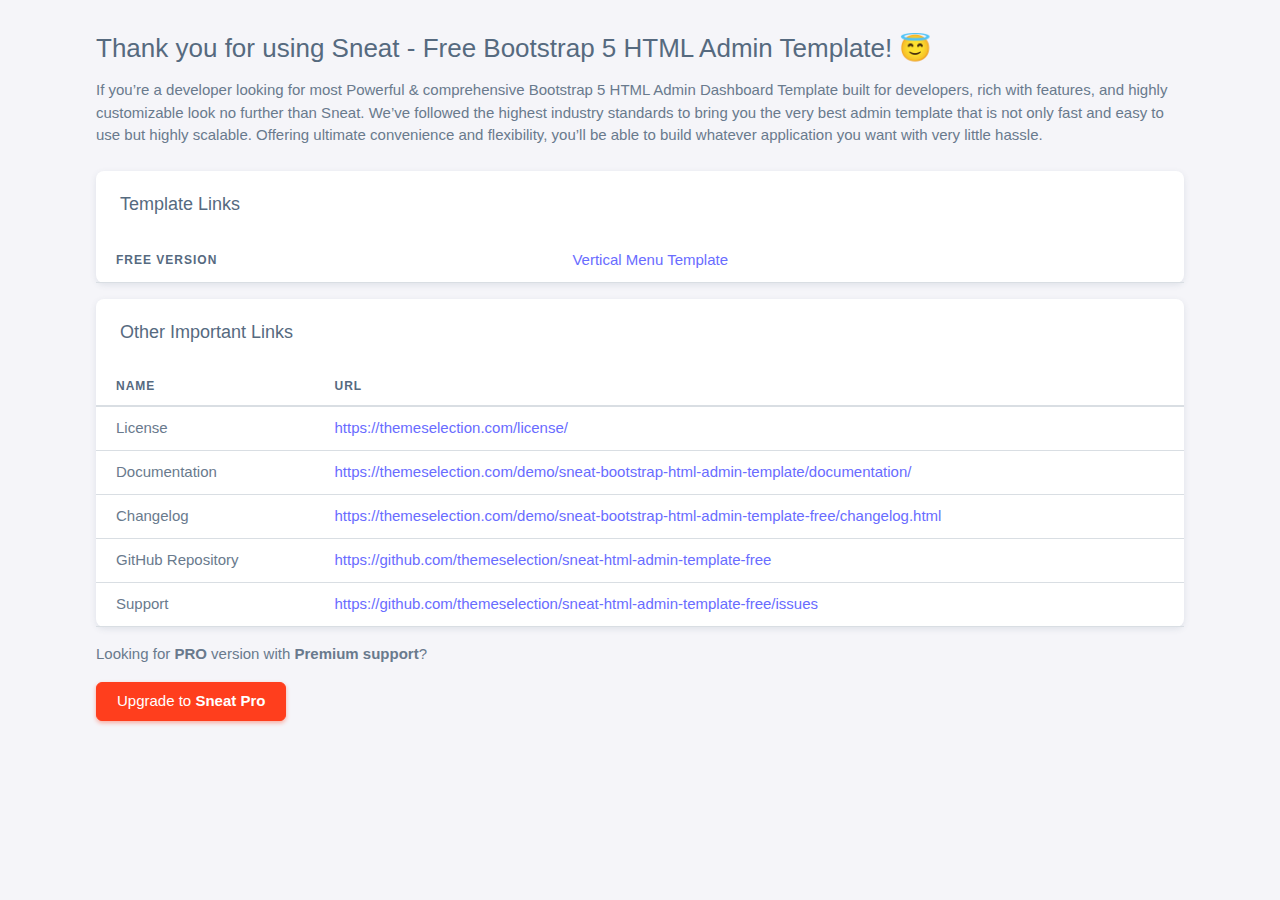
<file: admin/_assets/index.html>
<!DOCTYPE html>


<html lang="en" class="light-style  customizer-hide" dir="ltr" data-theme="theme-default" data-assets-path="assets/"
  data-template="vertical-menu-template-no-customizer">

<head>
  <meta charset="utf-8" />
  <meta name="viewport"
    content="width=device-width, initial-scale=1.0, user-scalable=no, minimum-scale=1.0, maximum-scale=1.0" />

  <title>Sneat - Free Bootstrap 5 HTML Admin Template</title>

  <meta name="description" content="" />

  <!-- Favicon -->
  <link rel="icon" type="image/x-icon" href="assets/img/favicon/favicon.ico" />

  <!-- Fonts -->
  <link rel="preconnect" href="https://fonts.googleapis.com">
  <link rel="preconnect" href="https://fonts.gstatic.com" crossorigin>
  <link
    href="https://fonts.googleapis.com/css2?family=Open+Sans:ital,wght@0,300;0,400;0,500;0,600;0,700;1,300;1,400;1,500;1,600;1,700&display=swap"
    rel="stylesheet">

  <!-- Core CSS -->
  <link rel="stylesheet" href="assets/vendor/css/core.css" />
  <link rel="stylesheet" href="assets/vendor/css/theme-default.css" />
  <link rel="stylesheet" href="assets/css/demo.css" />
</head>

<body>

  <!-- Content -->
  <div class="container flex-grow-1 container-p-y my-2">
    <h3>Thank you for using Sneat - Free Bootstrap 5 HTML Admin Template! 😇</h3>
    <p>If you’re a developer looking for most Powerful & comprehensive Bootstrap 5 HTML Admin Dashboard Template built
      for developers, rich with features, and highly customizable look no further than Sneat. We’ve followed the highest
      industry standards to bring you the very best admin template that is not only fast and easy to use but highly
      scalable. Offering ultimate convenience and flexibility, you’ll be able to build whatever application you want
      with very little hassle.</p>

    <!-- Examples -->
    <div class="row mt-sm-4 mt-3">
      <div class="col-12 mb-3">
        <div class="card">
          <h5 class="card-header">Template Links</h5>
          <!-- Template Demo Links -->
          <table class="table">
            <tbody>
              <tr>
                <th>Free Version</th>
                <td><a href="html/index.html" target="_blank">Vertical Menu Template</a></td>
              </tr>
            </tbody>
          </table>
          <!--/ Template Demo Links -->
        </div>
      </div>

      <div class="col-12 mb-3">
        <div class="card">

          <h5 class="card-header">Other Important Links</h5>
          <!-- Other Links -->
          <table class="table">
            <thead>
              <tr>
                <th scope="col">Name</th>
                <th scope="col">URL</th>
              </tr>
            </thead>
            <tbody>

              <tr>
                <td>License </td>
                <td>
                  <a href="https://themeselection.com/license/" target="_blank">https://themeselection.com/license/</a>
                </td>
              </tr>

              <tr>
                <td>Documentation</td>
                <td>
                  <a href="https://themeselection.com/demo/sneat-bootstrap-html-admin-template/documentation/"
                    target="_blank">https://themeselection.com/demo/sneat-bootstrap-html-admin-template/documentation/</a>
                </td>
              </tr>

              <tr>
                <td>Changelog</td>
                <td>
                  <a href="https://themeselection.com/demo/sneat-bootstrap-html-admin-template-free/changelog.html"
                    target="_blank">https://themeselection.com/demo/sneat-bootstrap-html-admin-template-free/changelog.html</a>
                </td>
              </tr>


              <tr>
                <td>GitHub Repository</td>
                <td>
                  <a href="https://github.com/themeselection/sneat-html-admin-template-free"
                    target="_blank">https://github.com/themeselection/sneat-html-admin-template-free</a>
                </td>
              </tr>


              <tr>
                <td>Support</td>
                <td>
                  <a href="https://github.com/themeselection/sneat-html-admin-template-free/issues"
                    target="_blank">https://github.com/themeselection/sneat-html-admin-template-free/issues</a>
                </td>
              </tr>

            </tbody>
          </table>
          <!--/ Other Links -->
        </div>
      </div>

      <div class="col-12 mb-3">
        <p>Looking for <strong>PRO</strong> version with <strong>Premium support</strong>?</p>
        <div class="upgrade-to-pro">
          <a href="https://themeselection.com/products/sneat-bootstrap-html-admin-template/" target="_blank"
            class="btn btn-danger">Upgrade to <strong>Sneat Pro</strong></a>
        </div>
      </div>
    </div>
  </div>
  <!-- / Content -->

</body>

</html>
</file>
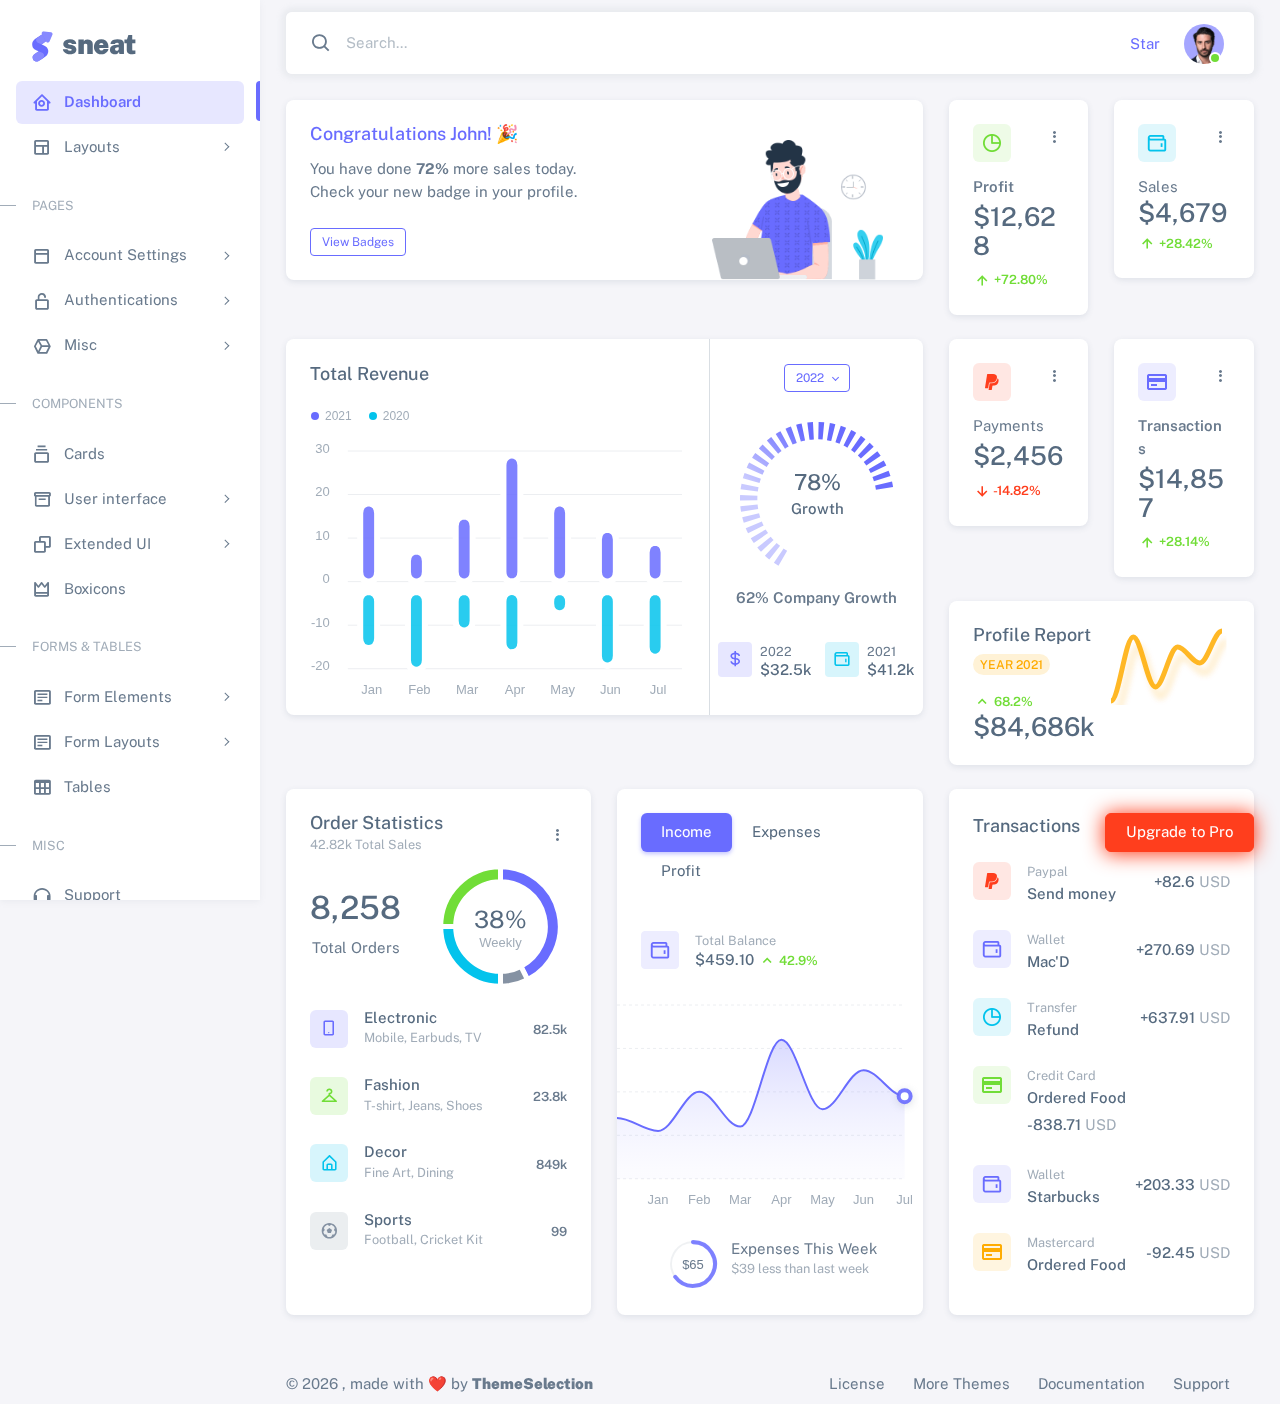
<file: admin/_assets/html/index.html>
<!DOCTYPE html>

<!-- =========================================================
* Sneat - Bootstrap 5 HTML Admin Template - Pro | v1.0.0
==============================================================

* Product Page: https://themeselection.com/products/sneat-bootstrap-html-admin-template/
* Created by: ThemeSelection
* License: You must have a valid license purchased in order to legally use the theme for your project.
* Copyright ThemeSelection (https://themeselection.com)

=========================================================
 -->
<!-- beautify ignore:start -->
<html
  lang="en"
  class="light-style layout-menu-fixed"
  dir="ltr"
  data-theme="theme-default"
  data-assets-path="../assets/"
  data-template="vertical-menu-template-free"
>
  <head>
    <meta charset="utf-8" />
    <meta
      name="viewport"
      content="width=device-width, initial-scale=1.0, user-scalable=no, minimum-scale=1.0, maximum-scale=1.0"
    />

    <title>Dashboard - Analytics | Sneat - Bootstrap 5 HTML Admin Template - Pro</title>

    <meta name="description" content="" />

    <!-- Favicon -->
    <link rel="icon" type="image/x-icon" href="../assets/img/favicon/favicon.ico" />

    <!-- Fonts -->
    <link rel="preconnect" href="https://fonts.googleapis.com" />
    <link rel="preconnect" href="https://fonts.gstatic.com" crossorigin />
    <link
      href="https://fonts.googleapis.com/css2?family=Public+Sans:ital,wght@0,300;0,400;0,500;0,600;0,700;1,300;1,400;1,500;1,600;1,700&display=swap"
      rel="stylesheet"
    />

    <!-- Icons. Uncomment required icon fonts -->
    <link rel="stylesheet" href="../assets/vendor/fonts/boxicons.css" />

    <!-- Core CSS -->
    <link rel="stylesheet" href="../assets/vendor/css/core.css" class="template-customizer-core-css" />
    <link rel="stylesheet" href="../assets/vendor/css/theme-default.css" class="template-customizer-theme-css" />
    <link rel="stylesheet" href="../assets/css/demo.css" />

    <!-- Vendors CSS -->
    <link rel="stylesheet" href="../assets/vendor/libs/perfect-scrollbar/perfect-scrollbar.css" />

    <link rel="stylesheet" href="../assets/vendor/libs/apex-charts/apex-charts.css" />

    <!-- Page CSS -->

    <!-- Helpers -->
    <script src="../assets/vendor/js/helpers.js"></script>

    <!--! Template customizer & Theme config files MUST be included after core stylesheets and helpers.js in the <head> section -->
    <!--? Config:  Mandatory theme config file contain global vars & default theme options, Set your preferred theme option in this file.  -->
    <script src="../assets/js/config.js"></script>
  </head>

  <body>
    
    <!-- Layout wrapper -->
    <div class="layout-wrapper layout-content-navbar">
      <div class="layout-container">
        <!-- Menu -->

        <aside id="layout-menu" class="layout-menu menu-vertical menu bg-menu-theme">
          <div class="app-brand demo">
            <a href="index.html" class="app-brand-link">
              <span class="app-brand-logo demo">
                <svg
                  width="25"
                  viewBox="0 0 25 42"
                  version="1.1"
                  xmlns="http://www.w3.org/2000/svg"
                  xmlns:xlink="http://www.w3.org/1999/xlink"
                >
                  <defs>
                    <path
                      d="M13.7918663,0.358365126 L3.39788168,7.44174259 C0.566865006,9.69408886 -0.379795268,12.4788597 0.557900856,15.7960551 C0.68998853,16.2305145 1.09562888,17.7872135 3.12357076,19.2293357 C3.8146334,19.7207684 5.32369333,20.3834223 7.65075054,21.2172976 L7.59773219,21.2525164 L2.63468769,24.5493413 C0.445452254,26.3002124 0.0884951797,28.5083815 1.56381646,31.1738486 C2.83770406,32.8170431 5.20850219,33.2640127 7.09180128,32.5391577 C8.347334,32.0559211 11.4559176,30.0011079 16.4175519,26.3747182 C18.0338572,24.4997857 18.6973423,22.4544883 18.4080071,20.2388261 C17.963753,17.5346866 16.1776345,15.5799961 13.0496516,14.3747546 L10.9194936,13.4715819 L18.6192054,7.984237 L13.7918663,0.358365126 Z"
                      id="path-1"
                    ></path>
                    <path
                      d="M5.47320593,6.00457225 C4.05321814,8.216144 4.36334763,10.0722806 6.40359441,11.5729822 C8.61520715,12.571656 10.0999176,13.2171421 10.8577257,13.5094407 L15.5088241,14.433041 L18.6192054,7.984237 C15.5364148,3.11535317 13.9273018,0.573395879 13.7918663,0.358365126 C13.5790555,0.511491653 10.8061687,2.3935607 5.47320593,6.00457225 Z"
                      id="path-3"
                    ></path>
                    <path
                      d="M7.50063644,21.2294429 L12.3234468,23.3159332 C14.1688022,24.7579751 14.397098,26.4880487 13.008334,28.506154 C11.6195701,30.5242593 10.3099883,31.790241 9.07958868,32.3040991 C5.78142938,33.4346997 4.13234973,34 4.13234973,34 C4.13234973,34 2.75489982,33.0538207 2.37032616e-14,31.1614621 C-0.55822714,27.8186216 -0.55822714,26.0572515 -4.05231404e-15,25.8773518 C0.83734071,25.6075023 2.77988457,22.8248993 3.3049379,22.52991 C3.65497346,22.3332504 5.05353963,21.8997614 7.50063644,21.2294429 Z"
                      id="path-4"
                    ></path>
                    <path
                      d="M20.6,7.13333333 L25.6,13.8 C26.2627417,14.6836556 26.0836556,15.9372583 25.2,16.6 C24.8538077,16.8596443 24.4327404,17 24,17 L14,17 C12.8954305,17 12,16.1045695 12,15 C12,14.5672596 12.1403557,14.1461923 12.4,13.8 L17.4,7.13333333 C18.0627417,6.24967773 19.3163444,6.07059163 20.2,6.73333333 C20.3516113,6.84704183 20.4862915,6.981722 20.6,7.13333333 Z"
                      id="path-5"
                    ></path>
                  </defs>
                  <g id="g-app-brand" stroke="none" stroke-width="1" fill="none" fill-rule="evenodd">
                    <g id="Brand-Logo" transform="translate(-27.000000, -15.000000)">
                      <g id="Icon" transform="translate(27.000000, 15.000000)">
                        <g id="Mask" transform="translate(0.000000, 8.000000)">
                          <mask id="mask-2" fill="white">
                            <use xlink:href="#path-1"></use>
                          </mask>
                          <use fill="#696cff" xlink:href="#path-1"></use>
                          <g id="Path-3" mask="url(#mask-2)">
                            <use fill="#696cff" xlink:href="#path-3"></use>
                            <use fill-opacity="0.2" fill="#FFFFFF" xlink:href="#path-3"></use>
                          </g>
                          <g id="Path-4" mask="url(#mask-2)">
                            <use fill="#696cff" xlink:href="#path-4"></use>
                            <use fill-opacity="0.2" fill="#FFFFFF" xlink:href="#path-4"></use>
                          </g>
                        </g>
                        <g
                          id="Triangle"
                          transform="translate(19.000000, 11.000000) rotate(-300.000000) translate(-19.000000, -11.000000) "
                        >
                          <use fill="#696cff" xlink:href="#path-5"></use>
                          <use fill-opacity="0.2" fill="#FFFFFF" xlink:href="#path-5"></use>
                        </g>
                      </g>
                    </g>
                  </g>
                </svg>
              </span>
              <span class="app-brand-text demo menu-text fw-bolder ms-2">Sneat</span>
            </a>

            <a href="javascript:void(0);" class="layout-menu-toggle menu-link text-large ms-auto d-block d-xl-none">
              <i class="bx bx-chevron-left bx-sm align-middle"></i>
            </a>
          </div>

          <div class="menu-inner-shadow"></div>

          <ul class="menu-inner py-1">
            <!-- Dashboard -->
            <li class="menu-item active">
              <a href="index.html" class="menu-link">
                <i class="menu-icon tf-icons bx bx-home-circle"></i>
                <div data-i18n="Analytics">Dashboard</div>
              </a>
            </li>

            <!-- Layouts -->
            <li class="menu-item">
              <a href="javascript:void(0);" class="menu-link menu-toggle">
                <i class="menu-icon tf-icons bx bx-layout"></i>
                <div data-i18n="Layouts">Layouts</div>
              </a>

              <ul class="menu-sub">
                <li class="menu-item">
                  <a href="layouts-without-menu.html" class="menu-link">
                    <div data-i18n="Without menu">Without menu</div>
                  </a>
                </li>
                <li class="menu-item">
                  <a href="layouts-without-navbar.html" class="menu-link">
                    <div data-i18n="Without navbar">Without navbar</div>
                  </a>
                </li>
                <li class="menu-item">
                  <a href="layouts-container.html" class="menu-link">
                    <div data-i18n="Container">Container</div>
                  </a>
                </li>
                <li class="menu-item">
                  <a href="layouts-fluid.html" class="menu-link">
                    <div data-i18n="Fluid">Fluid</div>
                  </a>
                </li>
                <li class="menu-item">
                  <a href="layouts-blank.html" class="menu-link">
                    <div data-i18n="Blank">Blank</div>
                  </a>
                </li>
              </ul>
            </li>

            <li class="menu-header small text-uppercase">
              <span class="menu-header-text">Pages</span>
            </li>
            <li class="menu-item">
              <a href="javascript:void(0);" class="menu-link menu-toggle">
                <i class="menu-icon tf-icons bx bx-dock-top"></i>
                <div data-i18n="Account Settings">Account Settings</div>
              </a>
              <ul class="menu-sub">
                <li class="menu-item">
                  <a href="pages-account-settings-account.html" class="menu-link">
                    <div data-i18n="Account">Account</div>
                  </a>
                </li>
                <li class="menu-item">
                  <a href="pages-account-settings-notifications.html" class="menu-link">
                    <div data-i18n="Notifications">Notifications</div>
                  </a>
                </li>
                <li class="menu-item">
                  <a href="pages-account-settings-connections.html" class="menu-link">
                    <div data-i18n="Connections">Connections</div>
                  </a>
                </li>
              </ul>
            </li>
            <li class="menu-item">
              <a href="javascript:void(0);" class="menu-link menu-toggle">
                <i class="menu-icon tf-icons bx bx-lock-open-alt"></i>
                <div data-i18n="Authentications">Authentications</div>
              </a>
              <ul class="menu-sub">
                <li class="menu-item">
                  <a href="auth-login-basic.html" class="menu-link" target="_blank">
                    <div data-i18n="Basic">Login</div>
                  </a>
                </li>
                <li class="menu-item">
                  <a href="auth-register-basic.html" class="menu-link" target="_blank">
                    <div data-i18n="Basic">Register</div>
                  </a>
                </li>
                <li class="menu-item">
                  <a href="auth-forgot-password-basic.html" class="menu-link" target="_blank">
                    <div data-i18n="Basic">Forgot Password</div>
                  </a>
                </li>
              </ul>
            </li>
            <li class="menu-item">
              <a href="javascript:void(0);" class="menu-link menu-toggle">
                <i class="menu-icon tf-icons bx bx-cube-alt"></i>
                <div data-i18n="Misc">Misc</div>
              </a>
              <ul class="menu-sub">
                <li class="menu-item">
                  <a href="pages-misc-error.html" class="menu-link">
                    <div data-i18n="Error">Error</div>
                  </a>
                </li>
                <li class="menu-item">
                  <a href="pages-misc-under-maintenance.html" class="menu-link">
                    <div data-i18n="Under Maintenance">Under Maintenance</div>
                  </a>
                </li>
              </ul>
            </li>
            <!-- Components -->
            <li class="menu-header small text-uppercase"><span class="menu-header-text">Components</span></li>
            <!-- Cards -->
            <li class="menu-item">
              <a href="cards-basic.html" class="menu-link">
                <i class="menu-icon tf-icons bx bx-collection"></i>
                <div data-i18n="Basic">Cards</div>
              </a>
            </li>
            <!-- User interface -->
            <li class="menu-item">
              <a href="javascript:void(0)" class="menu-link menu-toggle">
                <i class="menu-icon tf-icons bx bx-box"></i>
                <div data-i18n="User interface">User interface</div>
              </a>
              <ul class="menu-sub">
                <li class="menu-item">
                  <a href="ui-accordion.html" class="menu-link">
                    <div data-i18n="Accordion">Accordion</div>
                  </a>
                </li>
                <li class="menu-item">
                  <a href="ui-alerts.html" class="menu-link">
                    <div data-i18n="Alerts">Alerts</div>
                  </a>
                </li>
                <li class="menu-item">
                  <a href="ui-badges.html" class="menu-link">
                    <div data-i18n="Badges">Badges</div>
                  </a>
                </li>
                <li class="menu-item">
                  <a href="ui-buttons.html" class="menu-link">
                    <div data-i18n="Buttons">Buttons</div>
                  </a>
                </li>
                <li class="menu-item">
                  <a href="ui-carousel.html" class="menu-link">
                    <div data-i18n="Carousel">Carousel</div>
                  </a>
                </li>
                <li class="menu-item">
                  <a href="ui-collapse.html" class="menu-link">
                    <div data-i18n="Collapse">Collapse</div>
                  </a>
                </li>
                <li class="menu-item">
                  <a href="ui-dropdowns.html" class="menu-link">
                    <div data-i18n="Dropdowns">Dropdowns</div>
                  </a>
                </li>
                <li class="menu-item">
                  <a href="ui-footer.html" class="menu-link">
                    <div data-i18n="Footer">Footer</div>
                  </a>
                </li>
                <li class="menu-item">
                  <a href="ui-list-groups.html" class="menu-link">
                    <div data-i18n="List Groups">List groups</div>
                  </a>
                </li>
                <li class="menu-item">
                  <a href="ui-modals.html" class="menu-link">
                    <div data-i18n="Modals">Modals</div>
                  </a>
                </li>
                <li class="menu-item">
                  <a href="ui-navbar.html" class="menu-link">
                    <div data-i18n="Navbar">Navbar</div>
                  </a>
                </li>
                <li class="menu-item">
                  <a href="ui-offcanvas.html" class="menu-link">
                    <div data-i18n="Offcanvas">Offcanvas</div>
                  </a>
                </li>
                <li class="menu-item">
                  <a href="ui-pagination-breadcrumbs.html" class="menu-link">
                    <div data-i18n="Pagination &amp; Breadcrumbs">Pagination &amp; Breadcrumbs</div>
                  </a>
                </li>
                <li class="menu-item">
                  <a href="ui-progress.html" class="menu-link">
                    <div data-i18n="Progress">Progress</div>
                  </a>
                </li>
                <li class="menu-item">
                  <a href="ui-spinners.html" class="menu-link">
                    <div data-i18n="Spinners">Spinners</div>
                  </a>
                </li>
                <li class="menu-item">
                  <a href="ui-tabs-pills.html" class="menu-link">
                    <div data-i18n="Tabs &amp; Pills">Tabs &amp; Pills</div>
                  </a>
                </li>
                <li class="menu-item">
                  <a href="ui-toasts.html" class="menu-link">
                    <div data-i18n="Toasts">Toasts</div>
                  </a>
                </li>
                <li class="menu-item">
                  <a href="ui-tooltips-popovers.html" class="menu-link">
                    <div data-i18n="Tooltips & Popovers">Tooltips &amp; popovers</div>
                  </a>
                </li>
                <li class="menu-item">
                  <a href="ui-typography.html" class="menu-link">
                    <div data-i18n="Typography">Typography</div>
                  </a>
                </li>
              </ul>
            </li>

            <!-- Extended components -->
            <li class="menu-item">
              <a href="javascript:void(0)" class="menu-link menu-toggle">
                <i class="menu-icon tf-icons bx bx-copy"></i>
                <div data-i18n="Extended UI">Extended UI</div>
              </a>
              <ul class="menu-sub">
                <li class="menu-item">
                  <a href="extended-ui-perfect-scrollbar.html" class="menu-link">
                    <div data-i18n="Perfect Scrollbar">Perfect scrollbar</div>
                  </a>
                </li>
                <li class="menu-item">
                  <a href="extended-ui-text-divider.html" class="menu-link">
                    <div data-i18n="Text Divider">Text Divider</div>
                  </a>
                </li>
              </ul>
            </li>

            <li class="menu-item">
              <a href="icons-boxicons.html" class="menu-link">
                <i class="menu-icon tf-icons bx bx-crown"></i>
                <div data-i18n="Boxicons">Boxicons</div>
              </a>
            </li>

            <!-- Forms & Tables -->
            <li class="menu-header small text-uppercase"><span class="menu-header-text">Forms &amp; Tables</span></li>
            <!-- Forms -->
            <li class="menu-item">
              <a href="javascript:void(0);" class="menu-link menu-toggle">
                <i class="menu-icon tf-icons bx bx-detail"></i>
                <div data-i18n="Form Elements">Form Elements</div>
              </a>
              <ul class="menu-sub">
                <li class="menu-item">
                  <a href="forms-basic-inputs.html" class="menu-link">
                    <div data-i18n="Basic Inputs">Basic Inputs</div>
                  </a>
                </li>
                <li class="menu-item">
                  <a href="forms-input-groups.html" class="menu-link">
                    <div data-i18n="Input groups">Input groups</div>
                  </a>
                </li>
              </ul>
            </li>
            <li class="menu-item">
              <a href="javascript:void(0);" class="menu-link menu-toggle">
                <i class="menu-icon tf-icons bx bx-detail"></i>
                <div data-i18n="Form Layouts">Form Layouts</div>
              </a>
              <ul class="menu-sub">
                <li class="menu-item">
                  <a href="form-layouts-vertical.html" class="menu-link">
                    <div data-i18n="Vertical Form">Vertical Form</div>
                  </a>
                </li>
                <li class="menu-item">
                  <a href="form-layouts-horizontal.html" class="menu-link">
                    <div data-i18n="Horizontal Form">Horizontal Form</div>
                  </a>
                </li>
              </ul>
            </li>
            <!-- Tables -->
            <li class="menu-item">
              <a href="tables-basic.html" class="menu-link">
                <i class="menu-icon tf-icons bx bx-table"></i>
                <div data-i18n="Tables">Tables</div>
              </a>
            </li>
            <!-- Misc -->
            <li class="menu-header small text-uppercase"><span class="menu-header-text">Misc</span></li>
            <li class="menu-item">
              <a
                href="https://github.com/themeselection/sneat-html-admin-template-free/issues"
                target="_blank"
                class="menu-link"
              >
                <i class="menu-icon tf-icons bx bx-support"></i>
                <div data-i18n="Support">Support</div>
              </a>
            </li>
            <li class="menu-item">
              <a
                href="https://themeselection.com/demo/sneat-bootstrap-html-admin-template/documentation/"
                target="_blank"
                class="menu-link"
              >
                <i class="menu-icon tf-icons bx bx-file"></i>
                <div data-i18n="Documentation">Documentation</div>
              </a>
            </li>
          </ul>
        </aside>
        <!-- / Menu -->

        <!-- Layout container -->
        <div class="layout-page">
          <!-- Navbar -->

          <nav
            class="layout-navbar container-xxl navbar navbar-expand-xl navbar-detached align-items-center bg-navbar-theme"
            id="layout-navbar"
          >
            <div class="layout-menu-toggle navbar-nav align-items-xl-center me-3 me-xl-0 d-xl-none">
              <a class="nav-item nav-link px-0 me-xl-4" href="javascript:void(0)">
                <i class="bx bx-menu bx-sm"></i>
              </a>
            </div>

            <div class="navbar-nav-right d-flex align-items-center" id="navbar-collapse">
              <!-- Search -->
              <div class="navbar-nav align-items-center">
                <div class="nav-item d-flex align-items-center">
                  <i class="bx bx-search fs-4 lh-0"></i>
                  <input
                    type="text"
                    class="form-control border-0 shadow-none"
                    placeholder="Search..."
                    aria-label="Search..."
                  />
                </div>
              </div>
              <!-- /Search -->

              <ul class="navbar-nav flex-row align-items-center ms-auto">
                <!-- Place this tag where you want the button to render. -->
                <li class="nav-item lh-1 me-3">
                  <a
                    class="github-button"
                    href="https://github.com/themeselection/sneat-html-admin-template-free"
                    data-icon="octicon-star"
                    data-size="large"
                    data-show-count="true"
                    aria-label="Star themeselection/sneat-html-admin-template-free on GitHub"
                    >Star</a
                  >
                </li>

                <!-- User -->
                <li class="nav-item navbar-dropdown dropdown-user dropdown">
                  <a class="nav-link dropdown-toggle hide-arrow" href="javascript:void(0);" data-bs-toggle="dropdown">
                    <div class="avatar avatar-online">
                      <img src="../assets/img/avatars/1.png" alt class="w-px-40 h-auto rounded-circle" />
                    </div>
                  </a>
                  <ul class="dropdown-menu dropdown-menu-end">
                    <li>
                      <a class="dropdown-item" href="#">
                        <div class="d-flex">
                          <div class="flex-shrink-0 me-3">
                            <div class="avatar avatar-online">
                              <img src="../assets/img/avatars/1.png" alt class="w-px-40 h-auto rounded-circle" />
                            </div>
                          </div>
                          <div class="flex-grow-1">
                            <span class="fw-semibold d-block">John Doe</span>
                            <small class="text-muted">Admin</small>
                          </div>
                        </div>
                      </a>
                    </li>
                    <li>
                      <div class="dropdown-divider"></div>
                    </li>
                    <li>
                      <a class="dropdown-item" href="#">
                        <i class="bx bx-user me-2"></i>
                        <span class="align-middle">My Profile</span>
                      </a>
                    </li>
                    <li>
                      <a class="dropdown-item" href="#">
                        <i class="bx bx-cog me-2"></i>
                        <span class="align-middle">Settings</span>
                      </a>
                    </li>
                    <li>
                      <a class="dropdown-item" href="#">
                        <span class="d-flex align-items-center align-middle">
                          <i class="flex-shrink-0 bx bx-credit-card me-2"></i>
                          <span class="flex-grow-1 align-middle">Billing</span>
                          <span class="flex-shrink-0 badge badge-center rounded-pill bg-danger w-px-20 h-px-20">4</span>
                        </span>
                      </a>
                    </li>
                    <li>
                      <div class="dropdown-divider"></div>
                    </li>
                    <li>
                      <a class="dropdown-item" href="auth-login-basic.html">
                        <i class="bx bx-power-off me-2"></i>
                        <span class="align-middle">Log Out</span>
                      </a>
                    </li>
                  </ul>
                </li>
                <!--/ User -->
              </ul>
            </div>
          </nav>

          <!-- / Navbar -->

          <!-- Content wrapper -->
          <div class="content-wrapper">
            <!-- Content -->

            <div class="container-xxl flex-grow-1 container-p-y">
              <div class="row">
                <div class="col-lg-8 mb-4 order-0">
                  <div class="card">
                    <div class="d-flex align-items-end row">
                      <div class="col-sm-7">
                        <div class="card-body">
                          <h5 class="card-title text-primary">Congratulations John! 🎉</h5>
                          <p class="mb-4">
                            You have done <span class="fw-bold">72%</span> more sales today. Check your new badge in
                            your profile.
                          </p>

                          <a href="javascript:;" class="btn btn-sm btn-outline-primary">View Badges</a>
                        </div>
                      </div>
                      <div class="col-sm-5 text-center text-sm-left">
                        <div class="card-body pb-0 px-0 px-md-4">
                          <img
                            src="../assets/img/illustrations/man-with-laptop-light.png"
                            height="140"
                            alt="View Badge User"
                            data-app-dark-img="illustrations/man-with-laptop-dark.png"
                            data-app-light-img="illustrations/man-with-laptop-light.png"
                          />
                        </div>
                      </div>
                    </div>
                  </div>
                </div>
                <div class="col-lg-4 col-md-4 order-1">
                  <div class="row">
                    <div class="col-lg-6 col-md-12 col-6 mb-4">
                      <div class="card">
                        <div class="card-body">
                          <div class="card-title d-flex align-items-start justify-content-between">
                            <div class="avatar flex-shrink-0">
                              <img
                                src="../assets/img/icons/unicons/chart-success.png"
                                alt="chart success"
                                class="rounded"
                              />
                            </div>
                            <div class="dropdown">
                              <button
                                class="btn p-0"
                                type="button"
                                id="cardOpt3"
                                data-bs-toggle="dropdown"
                                aria-haspopup="true"
                                aria-expanded="false"
                              >
                                <i class="bx bx-dots-vertical-rounded"></i>
                              </button>
                              <div class="dropdown-menu dropdown-menu-end" aria-labelledby="cardOpt3">
                                <a class="dropdown-item" href="javascript:void(0);">View More</a>
                                <a class="dropdown-item" href="javascript:void(0);">Delete</a>
                              </div>
                            </div>
                          </div>
                          <span class="fw-semibold d-block mb-1">Profit</span>
                          <h3 class="card-title mb-2">$12,628</h3>
                          <small class="text-success fw-semibold"><i class="bx bx-up-arrow-alt"></i> +72.80%</small>
                        </div>
                      </div>
                    </div>
                    <div class="col-lg-6 col-md-12 col-6 mb-4">
                      <div class="card">
                        <div class="card-body">
                          <div class="card-title d-flex align-items-start justify-content-between">
                            <div class="avatar flex-shrink-0">
                              <img
                                src="../assets/img/icons/unicons/wallet-info.png"
                                alt="Credit Card"
                                class="rounded"
                              />
                            </div>
                            <div class="dropdown">
                              <button
                                class="btn p-0"
                                type="button"
                                id="cardOpt6"
                                data-bs-toggle="dropdown"
                                aria-haspopup="true"
                                aria-expanded="false"
                              >
                                <i class="bx bx-dots-vertical-rounded"></i>
                              </button>
                              <div class="dropdown-menu dropdown-menu-end" aria-labelledby="cardOpt6">
                                <a class="dropdown-item" href="javascript:void(0);">View More</a>
                                <a class="dropdown-item" href="javascript:void(0);">Delete</a>
                              </div>
                            </div>
                          </div>
                          <span>Sales</span>
                          <h3 class="card-title text-nowrap mb-1">$4,679</h3>
                          <small class="text-success fw-semibold"><i class="bx bx-up-arrow-alt"></i> +28.42%</small>
                        </div>
                      </div>
                    </div>
                  </div>
                </div>
                <!-- Total Revenue -->
                <div class="col-12 col-lg-8 order-2 order-md-3 order-lg-2 mb-4">
                  <div class="card">
                    <div class="row row-bordered g-0">
                      <div class="col-md-8">
                        <h5 class="card-header m-0 me-2 pb-3">Total Revenue</h5>
                        <div id="totalRevenueChart" class="px-2"></div>
                      </div>
                      <div class="col-md-4">
                        <div class="card-body">
                          <div class="text-center">
                            <div class="dropdown">
                              <button
                                class="btn btn-sm btn-outline-primary dropdown-toggle"
                                type="button"
                                id="growthReportId"
                                data-bs-toggle="dropdown"
                                aria-haspopup="true"
                                aria-expanded="false"
                              >
                                2022
                              </button>
                              <div class="dropdown-menu dropdown-menu-end" aria-labelledby="growthReportId">
                                <a class="dropdown-item" href="javascript:void(0);">2021</a>
                                <a class="dropdown-item" href="javascript:void(0);">2020</a>
                                <a class="dropdown-item" href="javascript:void(0);">2019</a>
                              </div>
                            </div>
                          </div>
                        </div>
                        <div id="growthChart"></div>
                        <div class="text-center fw-semibold pt-3 mb-2">62% Company Growth</div>

                        <div class="d-flex px-xxl-4 px-lg-2 p-4 gap-xxl-3 gap-lg-1 gap-3 justify-content-between">
                          <div class="d-flex">
                            <div class="me-2">
                              <span class="badge bg-label-primary p-2"><i class="bx bx-dollar text-primary"></i></span>
                            </div>
                            <div class="d-flex flex-column">
                              <small>2022</small>
                              <h6 class="mb-0">$32.5k</h6>
                            </div>
                          </div>
                          <div class="d-flex">
                            <div class="me-2">
                              <span class="badge bg-label-info p-2"><i class="bx bx-wallet text-info"></i></span>
                            </div>
                            <div class="d-flex flex-column">
                              <small>2021</small>
                              <h6 class="mb-0">$41.2k</h6>
                            </div>
                          </div>
                        </div>
                      </div>
                    </div>
                  </div>
                </div>
                <!--/ Total Revenue -->
                <div class="col-12 col-md-8 col-lg-4 order-3 order-md-2">
                  <div class="row">
                    <div class="col-6 mb-4">
                      <div class="card">
                        <div class="card-body">
                          <div class="card-title d-flex align-items-start justify-content-between">
                            <div class="avatar flex-shrink-0">
                              <img src="../assets/img/icons/unicons/paypal.png" alt="Credit Card" class="rounded" />
                            </div>
                            <div class="dropdown">
                              <button
                                class="btn p-0"
                                type="button"
                                id="cardOpt4"
                                data-bs-toggle="dropdown"
                                aria-haspopup="true"
                                aria-expanded="false"
                              >
                                <i class="bx bx-dots-vertical-rounded"></i>
                              </button>
                              <div class="dropdown-menu dropdown-menu-end" aria-labelledby="cardOpt4">
                                <a class="dropdown-item" href="javascript:void(0);">View More</a>
                                <a class="dropdown-item" href="javascript:void(0);">Delete</a>
                              </div>
                            </div>
                          </div>
                          <span class="d-block mb-1">Payments</span>
                          <h3 class="card-title text-nowrap mb-2">$2,456</h3>
                          <small class="text-danger fw-semibold"><i class="bx bx-down-arrow-alt"></i> -14.82%</small>
                        </div>
                      </div>
                    </div>
                    <div class="col-6 mb-4">
                      <div class="card">
                        <div class="card-body">
                          <div class="card-title d-flex align-items-start justify-content-between">
                            <div class="avatar flex-shrink-0">
                              <img src="../assets/img/icons/unicons/cc-primary.png" alt="Credit Card" class="rounded" />
                            </div>
                            <div class="dropdown">
                              <button
                                class="btn p-0"
                                type="button"
                                id="cardOpt1"
                                data-bs-toggle="dropdown"
                                aria-haspopup="true"
                                aria-expanded="false"
                              >
                                <i class="bx bx-dots-vertical-rounded"></i>
                              </button>
                              <div class="dropdown-menu" aria-labelledby="cardOpt1">
                                <a class="dropdown-item" href="javascript:void(0);">View More</a>
                                <a class="dropdown-item" href="javascript:void(0);">Delete</a>
                              </div>
                            </div>
                          </div>
                          <span class="fw-semibold d-block mb-1">Transactions</span>
                          <h3 class="card-title mb-2">$14,857</h3>
                          <small class="text-success fw-semibold"><i class="bx bx-up-arrow-alt"></i> +28.14%</small>
                        </div>
                      </div>
                    </div>
                    <!-- </div>
    <div class="row"> -->
                    <div class="col-12 mb-4">
                      <div class="card">
                        <div class="card-body">
                          <div class="d-flex justify-content-between flex-sm-row flex-column gap-3">
                            <div class="d-flex flex-sm-column flex-row align-items-start justify-content-between">
                              <div class="card-title">
                                <h5 class="text-nowrap mb-2">Profile Report</h5>
                                <span class="badge bg-label-warning rounded-pill">Year 2021</span>
                              </div>
                              <div class="mt-sm-auto">
                                <small class="text-success text-nowrap fw-semibold"
                                  ><i class="bx bx-chevron-up"></i> 68.2%</small
                                >
                                <h3 class="mb-0">$84,686k</h3>
                              </div>
                            </div>
                            <div id="profileReportChart"></div>
                          </div>
                        </div>
                      </div>
                    </div>
                  </div>
                </div>
              </div>
              <div class="row">
                <!-- Order Statistics -->
                <div class="col-md-6 col-lg-4 col-xl-4 order-0 mb-4">
                  <div class="card h-100">
                    <div class="card-header d-flex align-items-center justify-content-between pb-0">
                      <div class="card-title mb-0">
                        <h5 class="m-0 me-2">Order Statistics</h5>
                        <small class="text-muted">42.82k Total Sales</small>
                      </div>
                      <div class="dropdown">
                        <button
                          class="btn p-0"
                          type="button"
                          id="orederStatistics"
                          data-bs-toggle="dropdown"
                          aria-haspopup="true"
                          aria-expanded="false"
                        >
                          <i class="bx bx-dots-vertical-rounded"></i>
                        </button>
                        <div class="dropdown-menu dropdown-menu-end" aria-labelledby="orederStatistics">
                          <a class="dropdown-item" href="javascript:void(0);">Select All</a>
                          <a class="dropdown-item" href="javascript:void(0);">Refresh</a>
                          <a class="dropdown-item" href="javascript:void(0);">Share</a>
                        </div>
                      </div>
                    </div>
                    <div class="card-body">
                      <div class="d-flex justify-content-between align-items-center mb-3">
                        <div class="d-flex flex-column align-items-center gap-1">
                          <h2 class="mb-2">8,258</h2>
                          <span>Total Orders</span>
                        </div>
                        <div id="orderStatisticsChart"></div>
                      </div>
                      <ul class="p-0 m-0">
                        <li class="d-flex mb-4 pb-1">
                          <div class="avatar flex-shrink-0 me-3">
                            <span class="avatar-initial rounded bg-label-primary"
                              ><i class="bx bx-mobile-alt"></i
                            ></span>
                          </div>
                          <div class="d-flex w-100 flex-wrap align-items-center justify-content-between gap-2">
                            <div class="me-2">
                              <h6 class="mb-0">Electronic</h6>
                              <small class="text-muted">Mobile, Earbuds, TV</small>
                            </div>
                            <div class="user-progress">
                              <small class="fw-semibold">82.5k</small>
                            </div>
                          </div>
                        </li>
                        <li class="d-flex mb-4 pb-1">
                          <div class="avatar flex-shrink-0 me-3">
                            <span class="avatar-initial rounded bg-label-success"><i class="bx bx-closet"></i></span>
                          </div>
                          <div class="d-flex w-100 flex-wrap align-items-center justify-content-between gap-2">
                            <div class="me-2">
                              <h6 class="mb-0">Fashion</h6>
                              <small class="text-muted">T-shirt, Jeans, Shoes</small>
                            </div>
                            <div class="user-progress">
                              <small class="fw-semibold">23.8k</small>
                            </div>
                          </div>
                        </li>
                        <li class="d-flex mb-4 pb-1">
                          <div class="avatar flex-shrink-0 me-3">
                            <span class="avatar-initial rounded bg-label-info"><i class="bx bx-home-alt"></i></span>
                          </div>
                          <div class="d-flex w-100 flex-wrap align-items-center justify-content-between gap-2">
                            <div class="me-2">
                              <h6 class="mb-0">Decor</h6>
                              <small class="text-muted">Fine Art, Dining</small>
                            </div>
                            <div class="user-progress">
                              <small class="fw-semibold">849k</small>
                            </div>
                          </div>
                        </li>
                        <li class="d-flex">
                          <div class="avatar flex-shrink-0 me-3">
                            <span class="avatar-initial rounded bg-label-secondary"
                              ><i class="bx bx-football"></i
                            ></span>
                          </div>
                          <div class="d-flex w-100 flex-wrap align-items-center justify-content-between gap-2">
                            <div class="me-2">
                              <h6 class="mb-0">Sports</h6>
                              <small class="text-muted">Football, Cricket Kit</small>
                            </div>
                            <div class="user-progress">
                              <small class="fw-semibold">99</small>
                            </div>
                          </div>
                        </li>
                      </ul>
                    </div>
                  </div>
                </div>
                <!--/ Order Statistics -->

                <!-- Expense Overview -->
                <div class="col-md-6 col-lg-4 order-1 mb-4">
                  <div class="card h-100">
                    <div class="card-header">
                      <ul class="nav nav-pills" role="tablist">
                        <li class="nav-item">
                          <button
                            type="button"
                            class="nav-link active"
                            role="tab"
                            data-bs-toggle="tab"
                            data-bs-target="#navs-tabs-line-card-income"
                            aria-controls="navs-tabs-line-card-income"
                            aria-selected="true"
                          >
                            Income
                          </button>
                        </li>
                        <li class="nav-item">
                          <button type="button" class="nav-link" role="tab">Expenses</button>
                        </li>
                        <li class="nav-item">
                          <button type="button" class="nav-link" role="tab">Profit</button>
                        </li>
                      </ul>
                    </div>
                    <div class="card-body px-0">
                      <div class="tab-content p-0">
                        <div class="tab-pane fade show active" id="navs-tabs-line-card-income" role="tabpanel">
                          <div class="d-flex p-4 pt-3">
                            <div class="avatar flex-shrink-0 me-3">
                              <img src="../assets/img/icons/unicons/wallet.png" alt="User" />
                            </div>
                            <div>
                              <small class="text-muted d-block">Total Balance</small>
                              <div class="d-flex align-items-center">
                                <h6 class="mb-0 me-1">$459.10</h6>
                                <small class="text-success fw-semibold">
                                  <i class="bx bx-chevron-up"></i>
                                  42.9%
                                </small>
                              </div>
                            </div>
                          </div>
                          <div id="incomeChart"></div>
                          <div class="d-flex justify-content-center pt-4 gap-2">
                            <div class="flex-shrink-0">
                              <div id="expensesOfWeek"></div>
                            </div>
                            <div>
                              <p class="mb-n1 mt-1">Expenses This Week</p>
                              <small class="text-muted">$39 less than last week</small>
                            </div>
                          </div>
                        </div>
                      </div>
                    </div>
                  </div>
                </div>
                <!--/ Expense Overview -->

                <!-- Transactions -->
                <div class="col-md-6 col-lg-4 order-2 mb-4">
                  <div class="card h-100">
                    <div class="card-header d-flex align-items-center justify-content-between">
                      <h5 class="card-title m-0 me-2">Transactions</h5>
                      <div class="dropdown">
                        <button
                          class="btn p-0"
                          type="button"
                          id="transactionID"
                          data-bs-toggle="dropdown"
                          aria-haspopup="true"
                          aria-expanded="false"
                        >
                          <i class="bx bx-dots-vertical-rounded"></i>
                        </button>
                        <div class="dropdown-menu dropdown-menu-end" aria-labelledby="transactionID">
                          <a class="dropdown-item" href="javascript:void(0);">Last 28 Days</a>
                          <a class="dropdown-item" href="javascript:void(0);">Last Month</a>
                          <a class="dropdown-item" href="javascript:void(0);">Last Year</a>
                        </div>
                      </div>
                    </div>
                    <div class="card-body">
                      <ul class="p-0 m-0">
                        <li class="d-flex mb-4 pb-1">
                          <div class="avatar flex-shrink-0 me-3">
                            <img src="../assets/img/icons/unicons/paypal.png" alt="User" class="rounded" />
                          </div>
                          <div class="d-flex w-100 flex-wrap align-items-center justify-content-between gap-2">
                            <div class="me-2">
                              <small class="text-muted d-block mb-1">Paypal</small>
                              <h6 class="mb-0">Send money</h6>
                            </div>
                            <div class="user-progress d-flex align-items-center gap-1">
                              <h6 class="mb-0">+82.6</h6>
                              <span class="text-muted">USD</span>
                            </div>
                          </div>
                        </li>
                        <li class="d-flex mb-4 pb-1">
                          <div class="avatar flex-shrink-0 me-3">
                            <img src="../assets/img/icons/unicons/wallet.png" alt="User" class="rounded" />
                          </div>
                          <div class="d-flex w-100 flex-wrap align-items-center justify-content-between gap-2">
                            <div class="me-2">
                              <small class="text-muted d-block mb-1">Wallet</small>
                              <h6 class="mb-0">Mac'D</h6>
                            </div>
                            <div class="user-progress d-flex align-items-center gap-1">
                              <h6 class="mb-0">+270.69</h6>
                              <span class="text-muted">USD</span>
                            </div>
                          </div>
                        </li>
                        <li class="d-flex mb-4 pb-1">
                          <div class="avatar flex-shrink-0 me-3">
                            <img src="../assets/img/icons/unicons/chart.png" alt="User" class="rounded" />
                          </div>
                          <div class="d-flex w-100 flex-wrap align-items-center justify-content-between gap-2">
                            <div class="me-2">
                              <small class="text-muted d-block mb-1">Transfer</small>
                              <h6 class="mb-0">Refund</h6>
                            </div>
                            <div class="user-progress d-flex align-items-center gap-1">
                              <h6 class="mb-0">+637.91</h6>
                              <span class="text-muted">USD</span>
                            </div>
                          </div>
                        </li>
                        <li class="d-flex mb-4 pb-1">
                          <div class="avatar flex-shrink-0 me-3">
                            <img src="../assets/img/icons/unicons/cc-success.png" alt="User" class="rounded" />
                          </div>
                          <div class="d-flex w-100 flex-wrap align-items-center justify-content-between gap-2">
                            <div class="me-2">
                              <small class="text-muted d-block mb-1">Credit Card</small>
                              <h6 class="mb-0">Ordered Food</h6>
                            </div>
                            <div class="user-progress d-flex align-items-center gap-1">
                              <h6 class="mb-0">-838.71</h6>
                              <span class="text-muted">USD</span>
                            </div>
                          </div>
                        </li>
                        <li class="d-flex mb-4 pb-1">
                          <div class="avatar flex-shrink-0 me-3">
                            <img src="../assets/img/icons/unicons/wallet.png" alt="User" class="rounded" />
                          </div>
                          <div class="d-flex w-100 flex-wrap align-items-center justify-content-between gap-2">
                            <div class="me-2">
                              <small class="text-muted d-block mb-1">Wallet</small>
                              <h6 class="mb-0">Starbucks</h6>
                            </div>
                            <div class="user-progress d-flex align-items-center gap-1">
                              <h6 class="mb-0">+203.33</h6>
                              <span class="text-muted">USD</span>
                            </div>
                          </div>
                        </li>
                        <li class="d-flex">
                          <div class="avatar flex-shrink-0 me-3">
                            <img src="../assets/img/icons/unicons/cc-warning.png" alt="User" class="rounded" />
                          </div>
                          <div class="d-flex w-100 flex-wrap align-items-center justify-content-between gap-2">
                            <div class="me-2">
                              <small class="text-muted d-block mb-1">Mastercard</small>
                              <h6 class="mb-0">Ordered Food</h6>
                            </div>
                            <div class="user-progress d-flex align-items-center gap-1">
                              <h6 class="mb-0">-92.45</h6>
                              <span class="text-muted">USD</span>
                            </div>
                          </div>
                        </li>
                      </ul>
                    </div>
                  </div>
                </div>
                <!--/ Transactions -->
              </div>
            </div>
            <!-- / Content -->

            <!-- Footer -->
            <footer class="content-footer footer bg-footer-theme">
              <div class="container-xxl d-flex flex-wrap justify-content-between py-2 flex-md-row flex-column">
                <div class="mb-2 mb-md-0">
                  ©
                  <script>
                    document.write(new Date().getFullYear());
                  </script>
                  , made with ❤️ by
                  <a href="https://themeselection.com" target="_blank" class="footer-link fw-bolder">ThemeSelection</a>
                </div>
                <div>
                  <a href="https://themeselection.com/license/" class="footer-link me-4" target="_blank">License</a>
                  <a href="https://themeselection.com/" target="_blank" class="footer-link me-4">More Themes</a>

                  <a
                    href="https://themeselection.com/demo/sneat-bootstrap-html-admin-template/documentation/"
                    target="_blank"
                    class="footer-link me-4"
                    >Documentation</a
                  >

                  <a
                    href="https://github.com/themeselection/sneat-html-admin-template-free/issues"
                    target="_blank"
                    class="footer-link me-4"
                    >Support</a
                  >
                </div>
              </div>
            </footer>
            <!-- / Footer -->

            <div class="content-backdrop fade"></div>
          </div>
          <!-- Content wrapper -->
        </div>
        <!-- / Layout page -->
      </div>

      <!-- Overlay -->
      <div class="layout-overlay layout-menu-toggle"></div>
    </div>
    <!-- / Layout wrapper -->

    <div class="buy-now">
      <a
        href="https://themeselection.com/products/sneat-bootstrap-html-admin-template/"
        target="_blank"
        class="btn btn-danger btn-buy-now"
        >Upgrade to Pro</a
      >
    </div>

    <!-- Core JS -->
    <!-- build:js assets/vendor/js/core.js -->
    <script src="../assets/vendor/libs/jquery/jquery.js"></script>
    <script src="../assets/vendor/libs/popper/popper.js"></script>
    <script src="../assets/vendor/js/bootstrap.js"></script>
    <script src="../assets/vendor/libs/perfect-scrollbar/perfect-scrollbar.js"></script>

    <script src="../assets/vendor/js/menu.js"></script>
    <!-- endbuild -->

    <!-- Vendors JS -->
    <script src="../assets/vendor/libs/apex-charts/apexcharts.js"></script>

    <!-- Main JS -->
    <script src="../assets/js/main.js"></script>

    <!-- Page JS -->
    <script src="../assets/js/dashboards-analytics.js"></script>

    <!-- Place this tag in your head or just before your close body tag. -->
    <script async defer src="https://buttons.github.io/buttons.js"></script>
  </body>
</html>
</file>
